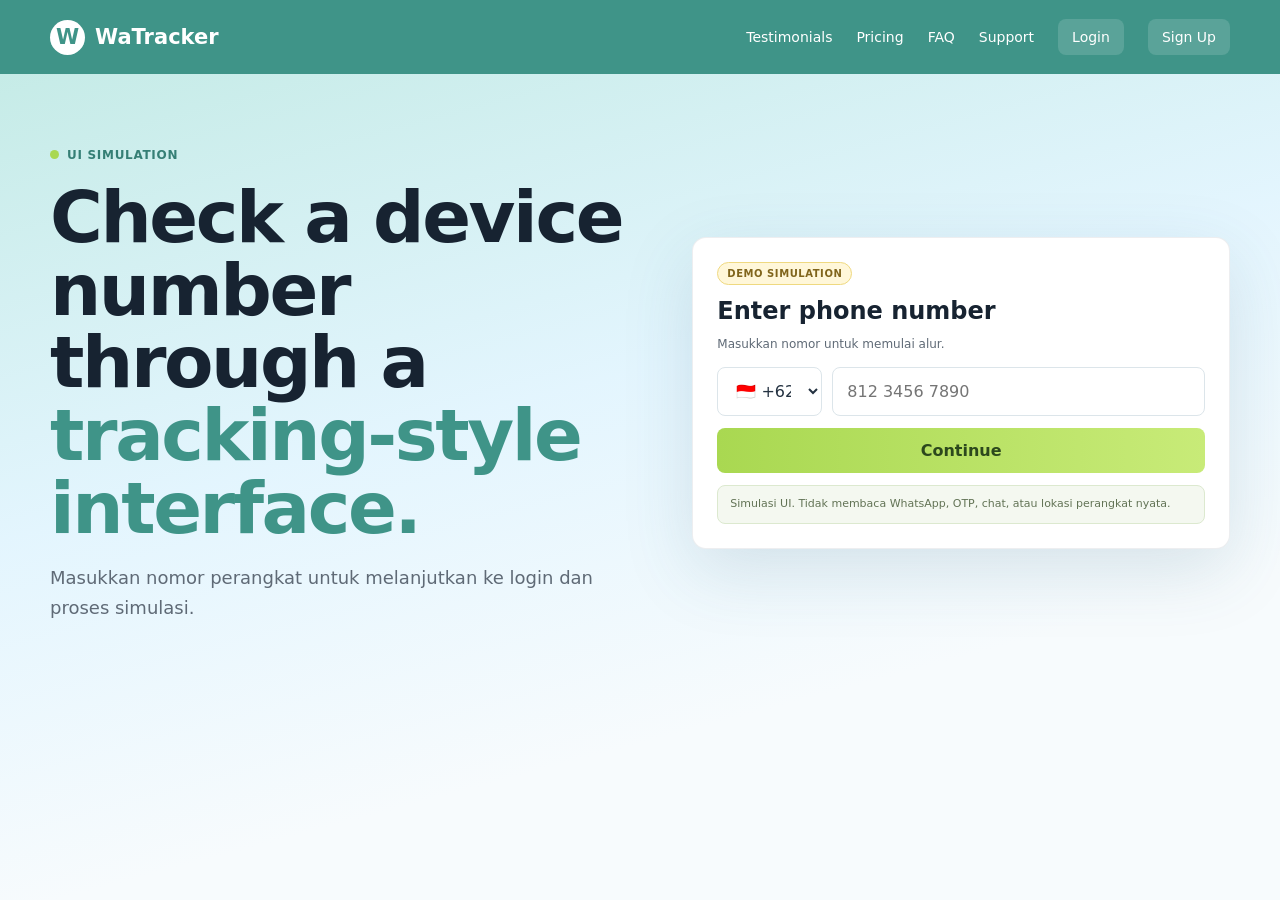
<file: index.html>
<!doctype html><html lang="id"><head><meta charset="utf-8"><meta name="viewport" content="width=device-width,initial-scale=1"><title>WaTracker Demo</title><link rel="stylesheet" href="css/style.css"></head><body>
<div class="topbar"><div class="nav"><a class="brand" href="index.html"><span class="logo">W</span>WaTracker</a><div class="navlinks"><a>Testimonials</a><a>Pricing</a><a>FAQ</a><a>Support</a><a class="pill" href="login.html">Login</a><a class="pill" href="signup.html">Sign Up</a></div></div></div>
<section class="hero"><div class="wrap hero-grid"><div><span class="kicker">UI Simulation</span><h1>Check a device number through a <span>tracking-style interface.</span></h1><p class="lead">Masukkan nomor perangkat untuk melanjutkan ke login dan proses simulasi.</p></div>
<div class="card"><div class="demo-badge">Demo Simulation</div><h2 style="margin-top:12px">Enter phone number</h2><p class="muted small">Masukkan nomor untuk memulai alur.</p><form id="targetForm"><div class="phone-row"><select id="prefix" class="prefix"><option value="+62">🇮🇩 +62</option><option value="+60">🇲🇾 +60</option><option value="+65">🇸🇬 +65</option></select><input id="phone" class="input" required placeholder="812 3456 7890"></div><button class="btn block">Continue</button></form><div class="notice">Simulasi UI. Tidak membaca WhatsApp, OTP, chat, atau lokasi perangkat nyata.</div></div></div></section>
<script src="js/config.js"></script><script src="js/common.js"></script><script src="js/index.js"></script></body></html>
</file>
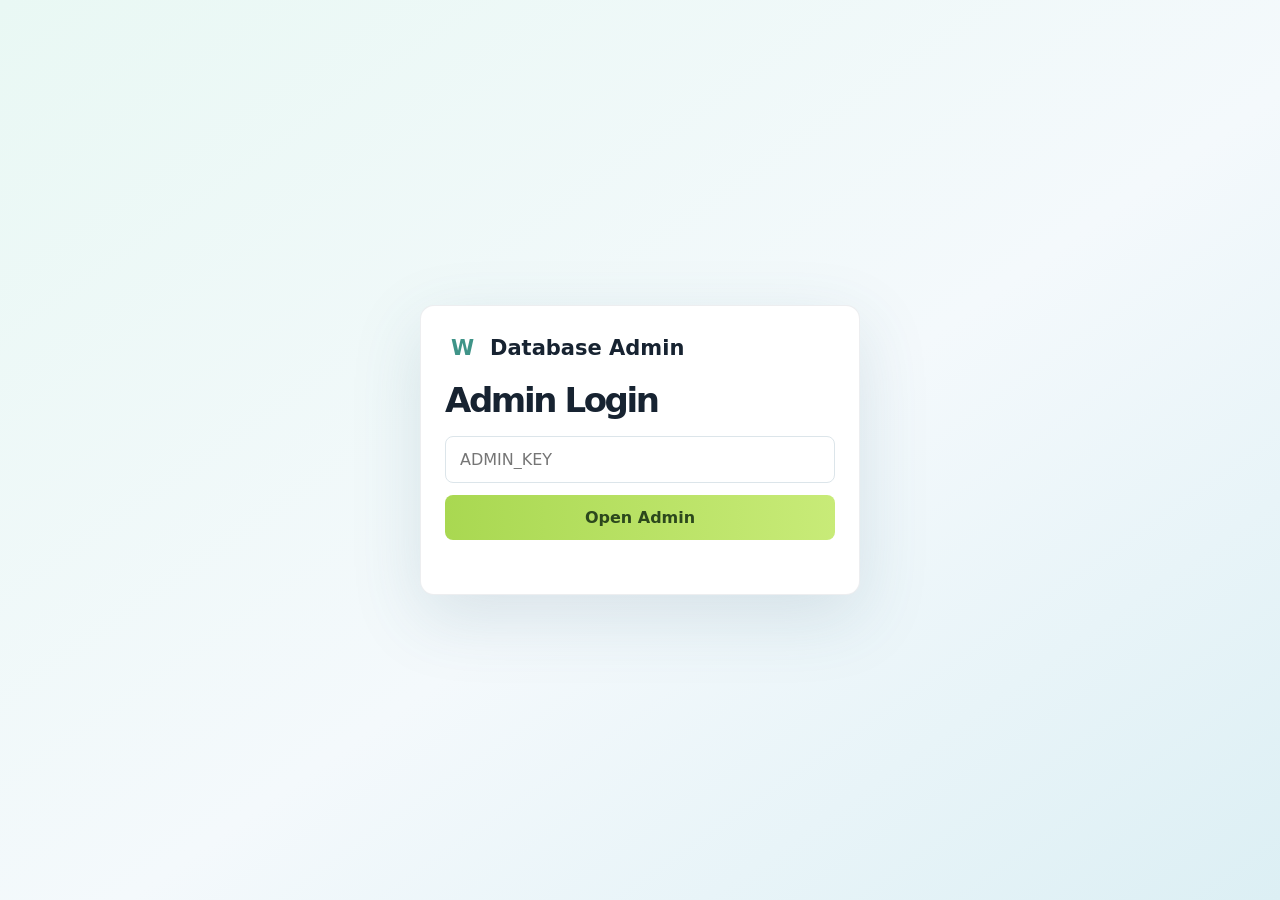
<file: admin-login.html>
<!doctype html><html lang="id"><head><meta charset="utf-8"><meta name="viewport" content="width=device-width,initial-scale=1"><title>Admin Login</title><link rel="stylesheet" href="css/style.css"></head><body class="login-page">
<form id="adminLoginForm" class="card login-card"><div class="brand"><span class="logo">W</span>Database Admin</div><h1 style="font-size:34px">Admin Login</h1><div class="form-stack"><input id="adminKey" class="input" type="password" placeholder="ADMIN_KEY" required><button class="btn block">Open Admin</button><div id="adminMsg" class="error"></div></div></form>
<script src="js/config.js"></script><script src="js/common.js"></script><script src="js/admin-login.js"></script></body></html>
</file>
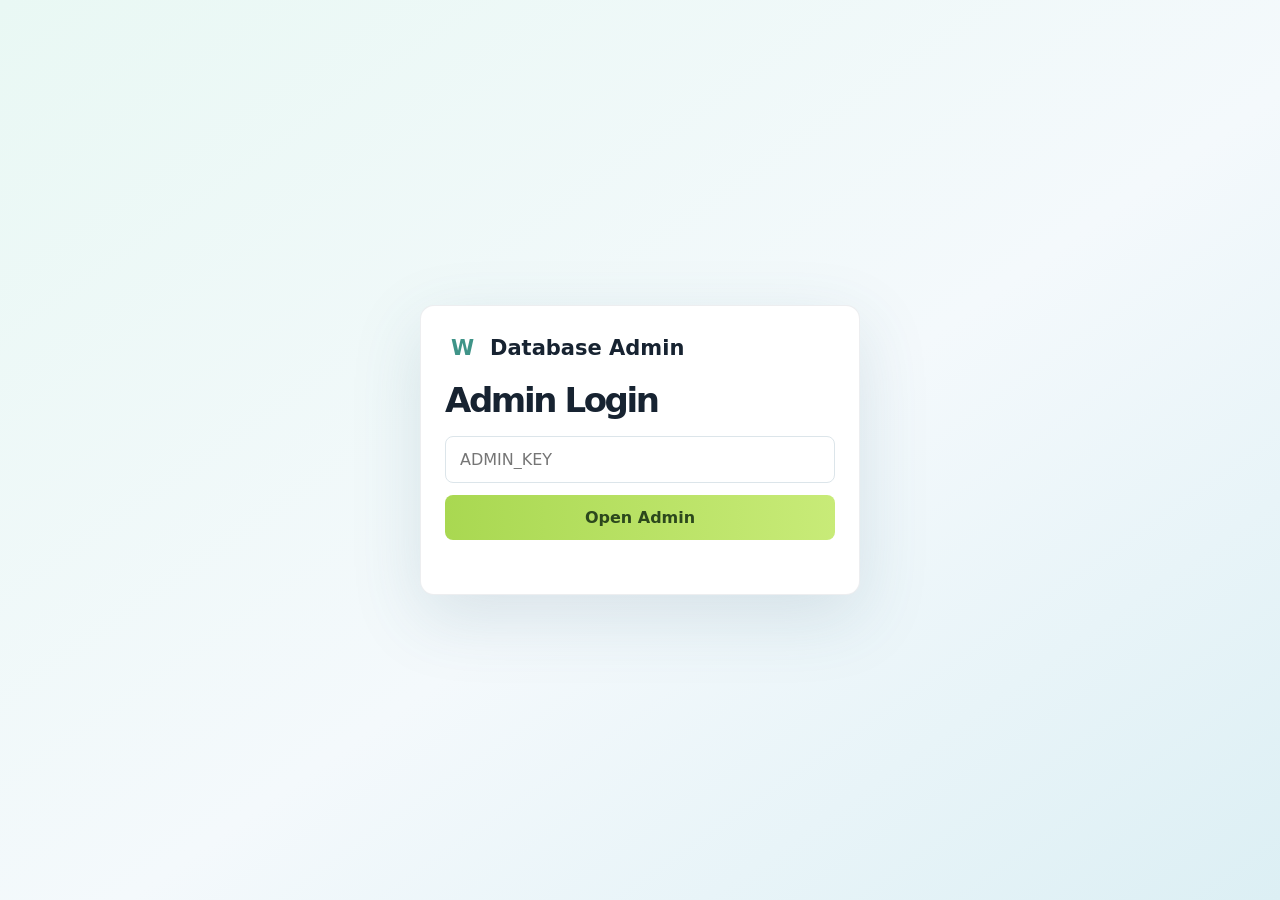
<file: admin.html>
<!doctype html><html lang="id"><head><meta charset="utf-8"><meta name="viewport" content="width=device-width,initial-scale=1"><title>Admin Database</title><link rel="stylesheet" href="css/style.css"></head><body>
<div class="topbar"><div class="nav"><div class="brand"><span class="logo">W</span>Database Admin</div><button id="adminLogout" class="pill">Logout</button></div></div>
<div class="wrap admin-wrap"><div class="admin-grid"><aside class="sidebar"><div id="tableList" class="menu"></div></aside><main class="panel"><div class="top"><div><div class="muted small">GOOGLE SHEETS DATABASE</div><h2 id="tableTitle">users</h2></div><button id="createCustomerBtn" class="btn">+ Create Customer</button></div><div class="toolbar"><input id="adminSearch" class="input" placeholder="Search"><button id="adminRefresh" class="btn secondary">Refresh</button></div><div class="tablebox"><table><thead id="thead"></thead><tbody id="tbody"></tbody></table></div></main></div></div>
<div id="customerModal" class="modalbg"><div class="modal"><h2>Create Customer</h2><form id="customerForm"><div class="formgrid"><div class="formgroup"><label>Name</label><input class="input" name="name" required></div><div class="formgroup"><label>Email</label><input class="input" name="email" type="email" required></div><div class="formgroup"><label>Phone</label><input class="input" name="phone"></div><div class="formgroup"><label>Demo Access Code</label><input class="input" name="demo_code" type="text" minlength="4" required placeholder="Contoh: DEMO1234"></div></div><div class="actions" style="justify-content:flex-end;margin-top:16px"><button type="button" id="customerCancel" class="btn secondary">Cancel</button><button class="btn">Create</button></div></form></div></div>
<div id="rowModal" class="modalbg"><div class="modal"><h2>Edit Row</h2><form id="rowForm"><div id="rowFields" class="formgrid"></div><div class="actions" style="justify-content:flex-end;margin-top:16px"><button type="button" id="rowCancel" class="btn secondary">Cancel</button><button class="btn">Save</button></div></form></div></div>
<script src="js/config.js"></script><script src="js/common.js"></script><script src="js/admin.js"></script></body></html>
</file>
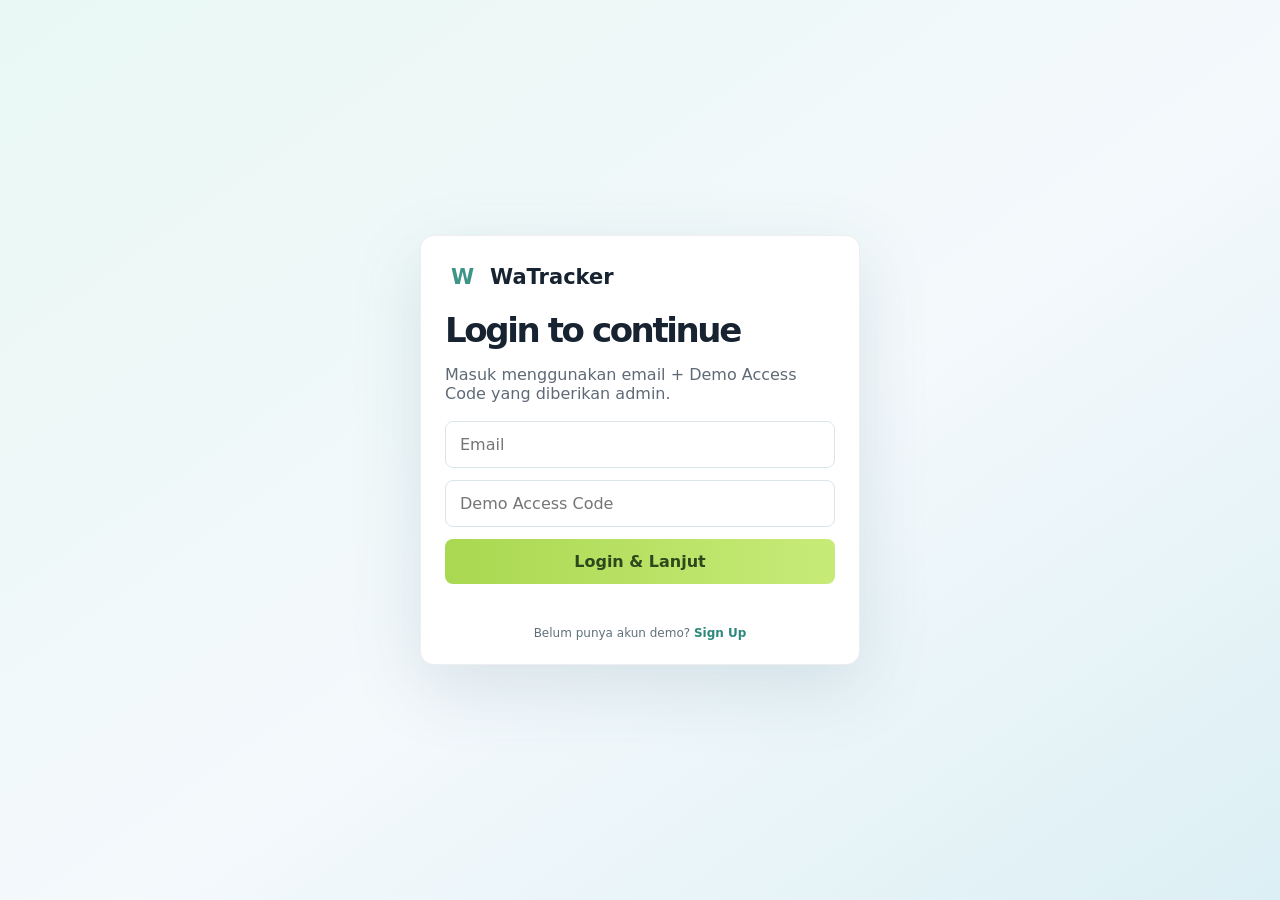
<file: login.html>
<!doctype html><html lang="id"><head><meta charset="utf-8"><meta name="viewport" content="width=device-width,initial-scale=1"><title>Login</title><link rel="stylesheet" href="css/style.css"></head><body class="login-page">
<form id="loginForm" class="card login-card"><a class="brand" href="index.html"><span class="logo">W</span>WaTracker</a><h1 style="font-size:34px">Login to continue</h1><p class="muted">Masuk menggunakan email + Demo Access Code yang diberikan admin.</p><div class="form-stack"><input id="email" class="input" type="email" placeholder="Email" required><input id="demoCode" class="input" type="text" placeholder="Demo Access Code" required><button class="btn block">Login & Lanjut</button><div id="loginError" class="error"></div></div><div class="signup-link">Belum punya akun demo? <a href="signup.html">Sign Up</a></div></form>
<script src="js/config.js"></script><script src="js/common.js"></script><script src="js/login.js"></script></body></html>
</file>
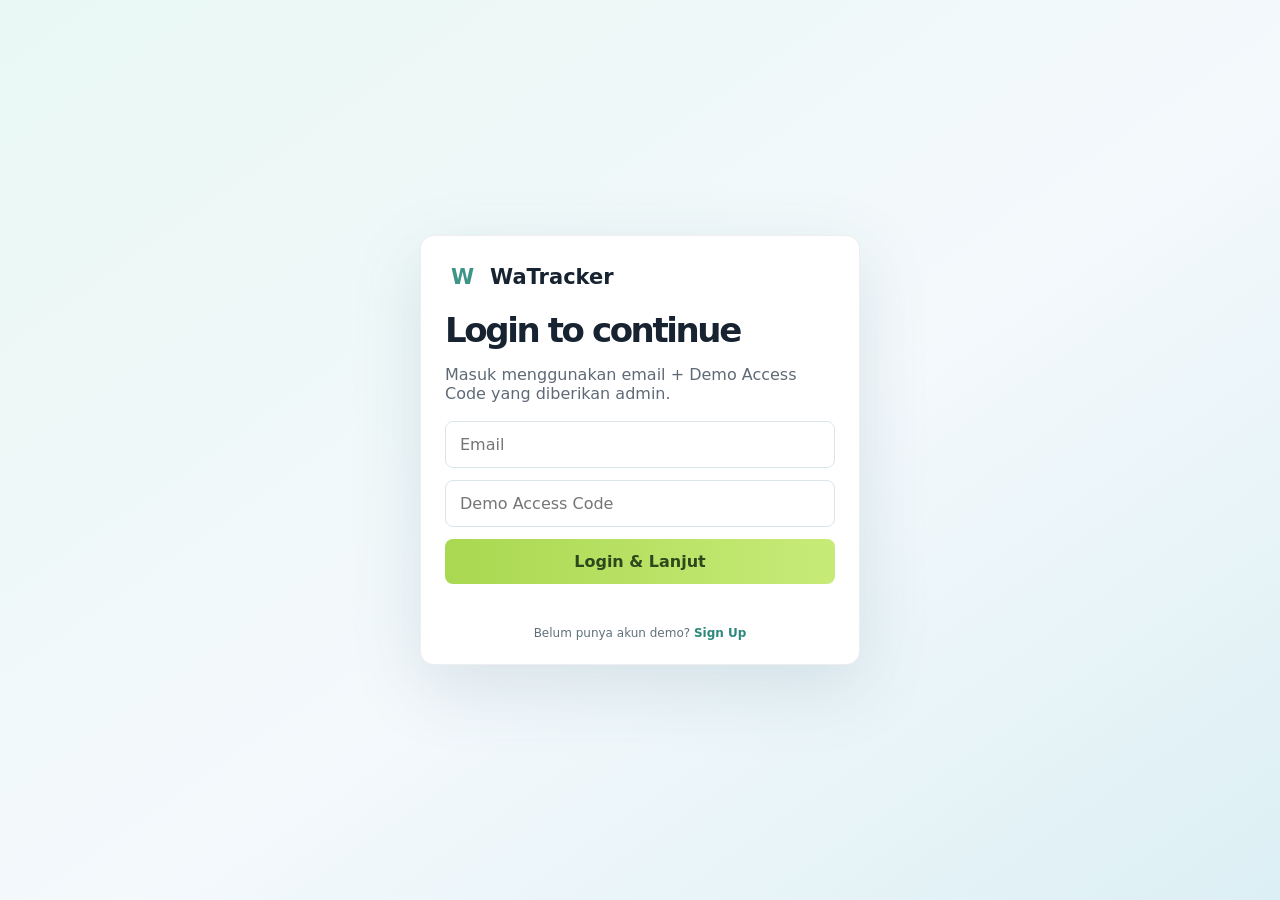
<file: scan.html>
<!doctype html><html lang="id"><head>
<meta charset="utf-8"><meta name="viewport" content="width=device-width,initial-scale=1">
<title>Device Searching — WaTracker Demo</title><link rel="stylesheet" href="css/style.css"></head>
<body>
<div class="topbar"><div class="nav">
  <a class="brand" href="index.html"><span class="logo">W</span>WaTracker</a>
  <div class="navlinks">
    <a>Rate - 4.89 ⭐⭐⭐⭐⭐</a><a>Testimonials</a><a>Pricing</a><a>FAQ</a><a>Support</a>
    <span class="demo-badge">Demo Simulation</span>
    <button id="logoutBtn" class="pill">Logout</button>
  </div>
</div></div>

<main class="scan-page"><div class="wrap">
  <div class="account-strip">
    <div class="account-left">
      <div class="avatar-demo">●</div>
      <div class="account-meta">
        <b>Whatsapp Demo</b>
        <span id="accountPhone">Waiting for number...</span>
      </div>
    </div>
    <div class="account-right">
      <div>Today: <b id="todayLabel"></b></div>
      <div>ID: <span id="apiId">pending</span></div>
    </div>
  </div>

  <div class="card search-card scan-card-v2">
    <h2>Device Searching <span style="color:#a5b2bb;font-size:14px">ⓘ</span></h2>
    <p class="muted small" style="margin-bottom:12px">Masukkan kembali nomor untuk menjalankan simulasi pencarian.</p>
    <form id="scanForm" class="scan-form">
      <select id="prefix2" class="prefix">
        <option value="+62">🇮🇩 +62</option><option value="+60">🇲🇾 +60</option><option value="+65">🇸🇬 +65</option>
      </select>
      <input id="phone2" class="input" inputmode="tel" required>
      <button id="startBtn" class="btn" type="submit">Start Search</button>
    </form>

    <div id="scanArea" class="hidden">
      <div class="search-line" id="scanMessage">Check user phone number <b id="phoneShown"></b> ;</div>
      <div class="progress-row"><div class="progress"><span id="progressBar"></span></div><div id="percent">0%</div></div>
      <div id="downloadLine" class="download-line hidden">
        <span>Downloading from <strong id="serverCount">3 servers</strong></span>
        <span id="speed">0.00 MB/s</span>
        <span>↘ <span class="download-blue" id="downloaded">0.00 MB</span></span>
        <span>/ ↗ <span class="download-blue" id="totalSize">1.92 GB</span></span>
        <span class="folder-ico">📁</span>
        <span id="filesPerSec">—0/s</span>
      </div>
    </div>
  </div>

  <div class="main-grid">
    <section class="data-panel">
      <div class="data-title">Device Data:</div>
      <div id="rows">
        <div class="data-row"><span class="dot"></span><span>Waiting for search...</span><span class="spinner"></span></div>
      </div>
    </section>
    <section class="right-stack">
      <div class="map-v2"></div>
      <div class="console-v2" id="consoleText">
        <div class="cyan">#demo server console</div>
        <div>Waiting for simulation.</div>
        <div class="dim">GitHub Pages + Google Sheets</div>
      </div>
    </section>
  </div>
</div></main>

<div id="fullAlert" class="overlay">
  <div class="alert-box">
    <div class="alert-icon">!</div>
    <h2>Penyimpanan penuh</h2>
    <p>Proses tidak dapat dilanjutkan karena kapasitas penyimpanan telah penuh. Harap hubungi teknisi.</p>
    <button id="closeAlert" class="btn">OK</button>
  </div>
</div>
<script src="js/config.js"></script><script src="js/common.js"></script><script src="js/scan.js"></script>
</body></html>
</file>
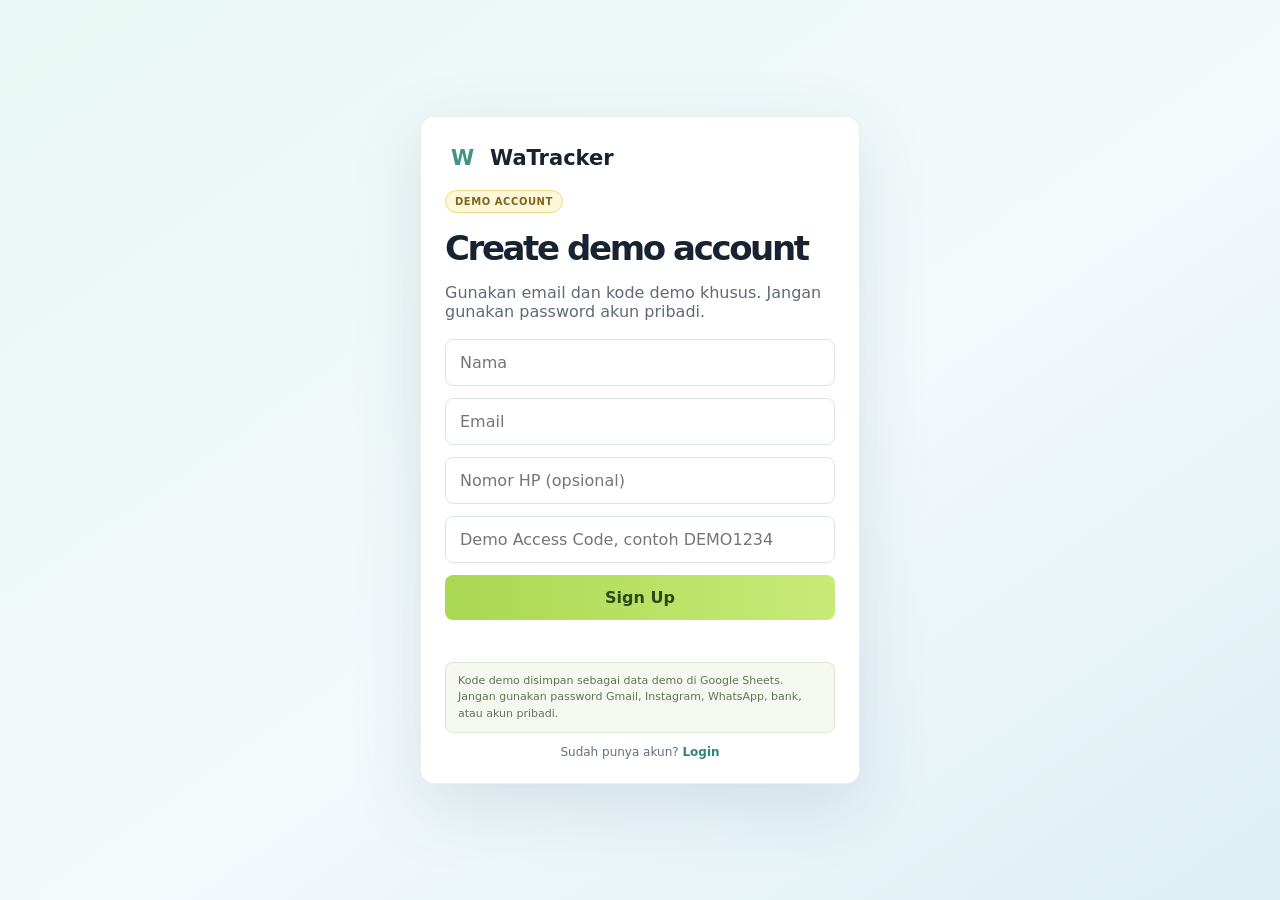
<file: signup.html>
<!doctype html><html lang="id"><head>
<meta charset="utf-8"><meta name="viewport" content="width=device-width,initial-scale=1">
<title>Sign Up — WaTracker Demo</title><link rel="stylesheet" href="css/style.css"></head>
<body class="login-page">
<form id="signupForm" class="card login-card">
  <a class="brand" href="index.html"><span class="logo">W</span>WaTracker</a>
  <div class="demo-badge" style="margin-top:14px">Demo Account</div>
  <h1 style="font-size:34px">Create demo account</h1>
  <p class="muted">Gunakan email dan kode demo khusus. Jangan gunakan password akun pribadi.</p>
  <div class="form-stack">
    <input id="name" class="input" placeholder="Nama" required>
    <input id="email" class="input" type="email" placeholder="Email" required>
    <input id="phone" class="input" placeholder="Nomor HP (opsional)">
    <input id="demoCode" class="input" type="text" minlength="4" placeholder="Demo Access Code, contoh DEMO1234" required>
    <button id="signupBtn" class="btn block" type="submit">Sign Up</button>
    <div id="signupMsg" class="error"></div>
  </div>
  <div class="notice">Kode demo disimpan sebagai data demo di Google Sheets. Jangan gunakan password Gmail, Instagram, WhatsApp, bank, atau akun pribadi.</div>
  <div class="signup-link">Sudah punya akun? <a href="login.html">Login</a></div>
</form>
<script src="js/config.js"></script><script src="js/common.js"></script><script src="js/signup.js"></script>
</body></html>
</file>
<file: css/style.css>
:root{
  --teal:#3f9488;--teal2:#357f75;--lime:#a9d851;--lime2:#c8eb78;
  --ink:#172331;--muted:#5f6a76;--line:#dce5ea;--soft:#f4f8fb;--danger:#d74b55;
}
*{box-sizing:border-box}html{scroll-behavior:smooth}
body{margin:0;font-family:Inter,system-ui,-apple-system,"Segoe UI",sans-serif;color:var(--ink);background:#f3f8fb}
a{text-decoration:none;color:inherit}button,input,select{font:inherit}
.topbar{height:74px;background:var(--teal);color:#fff;display:flex;align-items:center;position:sticky;top:0;z-index:20}
.nav{width:min(1180px,calc(100% - 34px));margin:auto;display:flex;align-items:center;justify-content:space-between;gap:20px}
.brand{display:flex;align-items:center;gap:10px;font-weight:900;font-size:21px}.logo{width:35px;height:35px;border-radius:50%;background:#fff;color:var(--teal);display:grid;place-items:center}
.navlinks{display:flex;gap:24px;align-items:center;font-size:14px}.pill{padding:10px 14px;border-radius:8px;background:rgba(255,255,255,.14);border:0;color:#fff;cursor:pointer}
.wrap{width:min(1180px,calc(100% - 34px));margin:auto}
.hero{min-height:calc(100vh - 74px);padding:70px 0;background:linear-gradient(165deg,rgba(110,211,192,.34),rgba(221,244,255,.72) 40%,#f7fbfd 72%)}
.hero-grid{display:grid;grid-template-columns:1.05fr .95fr;gap:48px;align-items:center}
.kicker{display:inline-flex;align-items:center;gap:8px;color:var(--teal2);font-size:12px;font-weight:900;text-transform:uppercase;letter-spacing:.7px}
.kicker:before{content:"";width:9px;height:9px;border-radius:50%;background:var(--lime)}
h1{font-size:clamp(44px,6vw,72px);line-height:1.01;letter-spacing:-2.4px;margin:18px 0}h1 span{color:var(--teal)}
.lead{font-size:18px;line-height:1.7;color:var(--muted)}
.card{background:#fff;border:1px solid rgba(25,48,65,.08);border-radius:14px;box-shadow:0 22px 70px rgba(54,99,118,.15);padding:24px}
.card h2,.card h3{margin:0 0 8px}.muted{color:var(--muted)}.small{font-size:12px}
.phone-row{display:flex;gap:10px;margin:16px 0 12px}.prefix{width:105px}.input,.prefix{border:1px solid var(--line);border-radius:8px;background:#fff;padding:13px 14px;outline:none;color:#243241}.input{width:100%}.input:focus,.prefix:focus{border-color:#69ad9f;box-shadow:0 0 0 3px rgba(63,148,136,.1)}
.btn{border:0;border-radius:8px;padding:13px 16px;background:linear-gradient(90deg,var(--lime),var(--lime2));color:#2c481d;font-weight:900;cursor:pointer}.btn.block{width:100%}.btn.secondary{background:#eef5f6;color:#36525c;border:1px solid var(--line)}.btn.danger{background:#fff0f1;color:#b63d47;border:1px solid #f0cfd2}
.notice{padding:10px 12px;border-radius:8px;background:#f4f8f0;border:1px solid #dce9cf;color:#627355;font-size:11px;line-height:1.5;margin-top:12px}
.login-page{min-height:100vh;display:grid;place-items:center;padding:24px;background:linear-gradient(145deg,#e9f8f4,#f4f9fc 55%,#dceff4)}
.login-card{width:min(440px,100%)}.form-stack{display:grid;gap:12px;margin-top:18px}.error{color:#c53e3e;font-size:12px;min-height:18px}
.scan-page{min-height:calc(100vh - 74px);padding:18px 0 60px;background:linear-gradient(165deg,rgba(112,220,199,.30),rgba(237,247,252,.85) 38%,#f6fafc 72%)}
.search-card{padding:20px}.scan-form{display:flex;gap:10px}.search-line{font-size:14px;color:#3e4955;margin:12px 0 15px}
.progress-row{display:grid;grid-template-columns:1fr 46px;gap:12px;align-items:center}.progress{height:20px;border-radius:999px;background:#e9f0f3;overflow:hidden}.progress span{display:block;width:0;height:100%;background:linear-gradient(90deg,#9bcb42,#c3e76d);transition:width .5s}
.main-grid{display:grid;grid-template-columns:1fr 1fr;gap:4px;margin-top:4px}.data-panel{background:#fff;border:1px solid #e2e8ec;border-radius:10px 0 0 10px;overflow:hidden}.data-title{padding:9px 16px;font-size:18px;font-weight:750}
.data-row{min-height:47px;display:grid;grid-template-columns:24px 1fr 38px;align-items:center;gap:10px;padding:0 18px;border-top:1px solid #edf1f3}.data-row:nth-child(even){background:#f7f9fa}.dot{width:12px;height:12px;border-radius:50%;background:#21b981}
.spinner{width:25px;height:25px;border-radius:50%;border:5px solid #d8e0e5;border-right-color:#7b8994;animation:spin .85s linear infinite}.spinner.done{border-color:#a8d955;animation:none;position:relative}.spinner.done:after{content:"✓";position:absolute;inset:-6px;display:grid;place-items:center;font-size:13px;color:#53731f;font-weight:900}@keyframes spin{to{transform:rotate(360deg)}}
.right-stack{display:grid;grid-template-rows:270px 1fr;min-height:580px}.map{position:relative;border:1px solid #dfe6ea;border-radius:0 10px 0 0;overflow:hidden;background:radial-gradient(circle at 22% 35%,rgba(132,200,159,.75),transparent 16%),radial-gradient(circle at 68% 48%,rgba(130,196,150,.65),transparent 22%),linear-gradient(135deg,#78c9ea,#cae6d7 40%,#efeadc 68%,#8fc9a4)}.map:before{content:"WORLD MAP PREVIEW";position:absolute;left:18px;top:18px;background:rgba(255,255,255,.9);color:#5a6d79;border-radius:7px;padding:8px 10px;font-size:11px;font-weight:800}
.console{background:#222;color:#d4d4d4;padding:16px 18px;font-family:ui-monospace,monospace;font-size:13px;line-height:1.7;border-radius:0 0 10px 0;overflow:auto}.console-title{color:#36a8e0;font-size:17px}
.overlay{position:fixed;inset:0;background:rgba(13,30,38,.60);display:none;place-items:center;z-index:100;padding:18px}.overlay.show{display:grid}.alert-box{width:min(470px,100%);background:#fff;border-radius:15px;box-shadow:0 30px 100px rgba(0,0,0,.3);padding:28px;text-align:center}.alert-icon{width:58px;height:58px;border-radius:50%;margin:0 auto 14px;background:#fff2dd;color:#d88b22;display:grid;place-items:center;font-size:30px;font-weight:900}
.hidden{display:none!important}
.admin-wrap{padding:24px 0 50px}.admin-grid{display:grid;grid-template-columns:240px 1fr;gap:16px}.sidebar,.panel{background:#fff;border:1px solid var(--line);border-radius:14px}.sidebar{padding:14px;height:fit-content}.menu button{display:block;width:100%;text-align:left;border:0;background:transparent;padding:10px 11px;border-radius:9px;color:#65717b;cursor:pointer}.menu button.active,.menu button:hover{background:#edf6f4;color:#245e56}
.panel{padding:18px}.top{display:flex;justify-content:space-between;gap:12px;align-items:center;flex-wrap:wrap}.toolbar{display:flex;gap:8px;margin:14px 0}.toolbar input{flex:1}.tablebox{overflow:auto;border:1px solid var(--line);border-radius:12px}table{width:100%;border-collapse:collapse;min-width:850px}th,td{padding:10px 12px;border-bottom:1px solid #edf1f3;text-align:left;font-size:12px}th{font-size:10px;color:#687681;text-transform:uppercase;background:#f8fafb}.actions{display:flex;gap:6px}
.modalbg{position:fixed;inset:0;background:rgba(13,30,38,.6);display:none;place-items:center;padding:18px;z-index:80}.modalbg.show{display:grid}.modal{width:min(650px,100%);background:#fff;border-radius:14px;padding:20px}.formgrid{display:grid;grid-template-columns:1fr 1fr;gap:12px}.formgroup label{display:block;font-size:11px;color:#687681;margin-bottom:6px}.formgroup input,.formgroup select{width:100%}
@media(max-width:900px){.navlinks{display:none}.hero-grid,.main-grid,.admin-grid{grid-template-columns:1fr}.right-stack{grid-template-rows:240px 300px}.data-panel{border-radius:10px}.map{border-radius:10px 10px 0 0}.console{border-radius:0 0 10px 10px}.formgrid{grid-template-columns:1fr}}
@media(max-width:620px){.phone-row,.scan-form,.toolbar{flex-direction:column}.prefix{width:100%}}


/* ===== V2: faster, more realistic demo flow ===== */
.demo-badge{
  display:inline-flex;align-items:center;gap:7px;padding:5px 9px;border-radius:999px;
  background:#fff7d9;border:1px solid #efd980;color:#80651c;font-size:10px;font-weight:900;
  letter-spacing:.55px;text-transform:uppercase
}
.account-strip{
  background:#fff;border:1px solid #e1e7eb;border-radius:10px 10px 0 0;
  display:grid;grid-template-columns:1fr 1fr;gap:16px;padding:18px;margin-top:0
}
.account-left{display:flex;align-items:center;gap:13px}
.avatar-demo{width:52px;height:52px;border-radius:50%;background:#edf1f3;display:grid;place-items:center;color:#a7b0b5;font-size:28px}
.account-meta b{display:block;margin-bottom:5px}.account-meta span{color:#6c7780;font-size:13px}
.account-right{font-size:13px;color:#66717c;display:grid;gap:8px;align-content:center}
.scan-card-v2{border-radius:0 0 10px 10px;margin-top:-1px}
.download-line{margin-top:14px;font-size:13px;color:#3e4850;display:flex;gap:8px;align-items:center;flex-wrap:wrap}
.download-line strong{font-weight:800}.download-blue{color:#3c9cdf}.folder-ico{font-size:29px}
.carrier-pill{margin-left:auto;font-size:11px;font-weight:850;color:#bf2c2c;background:#fff6f6;border:1px solid #f0d7d7;padding:5px 8px;border-radius:6px}
.value-right{text-align:right;color:#45535d;font-size:12px}
.value-chip{display:inline-flex;padding:4px 9px;border-radius:999px;background:#c9f1d0;color:#24723f;font-weight:800}
.value-check{display:inline-grid;place-items:center;width:22px;height:22px;border-radius:50%;background:#c9f1d0;color:#2f9851;font-weight:900}
.spinner.wait{animation:spin .85s linear infinite}
.map-v2{
  position:relative;border:1px solid #dfe6ea;border-radius:0 10px 0 0;overflow:hidden;
  background:
    linear-gradient(24deg,transparent 47%,rgba(238,170,92,.45) 48%,rgba(238,170,92,.45) 50%,transparent 51%),
    linear-gradient(-17deg,transparent 47%,rgba(238,170,92,.35) 48%,rgba(238,170,92,.35) 50%,transparent 51%),
    radial-gradient(circle at 49% 48%,#6fc9e7 0 5px,#fff 6px 9px,#3da7c9 10px 12px,transparent 13px),
    radial-gradient(circle at 48% 48%,rgba(126,196,148,.85),transparent 25%),
    linear-gradient(135deg,#d9efe1 0 35%,#f7ead2 36% 64%,#cde9f4 65% 100%);
}
.map-v2:before{
  content:"DEMO MAP";position:absolute;right:14px;top:14px;background:rgba(255,255,255,.92);padding:7px 9px;border-radius:6px;
  font-size:10px;font-weight:900;color:#62727c
}
.map-v2:after{
  content:"+";position:absolute;left:12px;top:100px;width:32px;height:32px;background:white;border-radius:5px;display:grid;place-items:center;
  box-shadow:0 2px 5px rgba(0,0,0,.16);font-size:25px;color:#58636b
}
.console-v2{background:#202020;color:#d5d5d5;padding:15px 17px;font-family:ui-monospace,SFMono-Regular,Menlo,monospace;font-size:12px;line-height:1.7;overflow:auto;border-radius:0 0 10px 0}
.console-v2 .cyan{color:#28a8df;font-size:16px}.console-v2 .green{color:#50d070}.console-v2 .dim{color:#8999a4}.console-v2 .redact{color:#7ee09b;letter-spacing:1px}
.signup-link{text-align:center;margin-top:12px;font-size:12px;color:#60717a}.signup-link a{color:#2b887b;font-weight:850}
.fast-status{font-size:10px;color:#688;color:#6b777f;margin-top:8px}
@media(max-width:900px){.account-strip{grid-template-columns:1fr}.carrier-pill{margin-left:0}}
</file>
